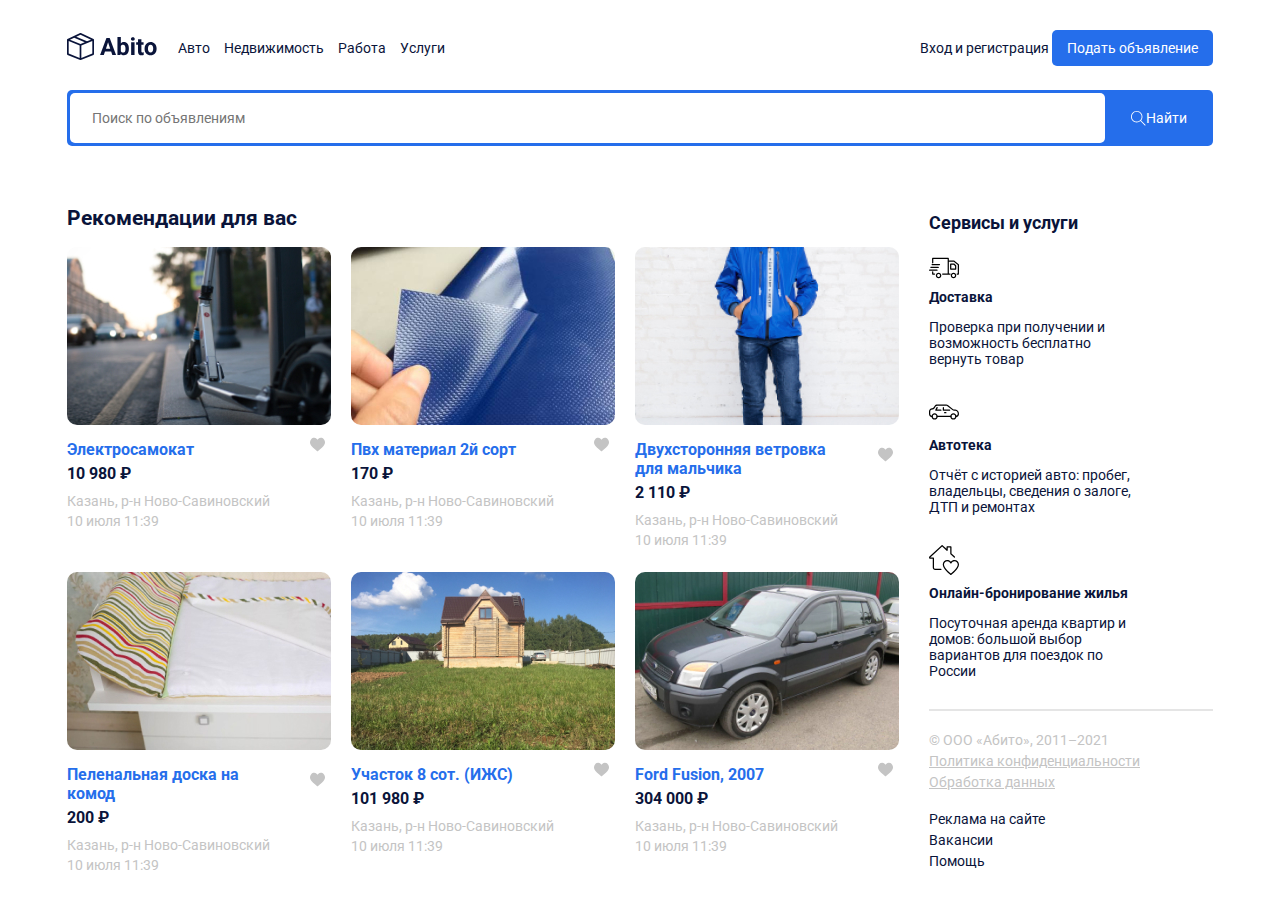
<file: index.html>
<!DOCTYPE html>
<html lang="en">

<head>
    <meta charset="UTF-8">
    <meta http-equiv="X-UA-Compatible" content="IE=edge">
    <meta name="viewport" content="width=device-width, initial-scale=1.0">
    <title>Abito - доска объявлений</title>
    <link rel="preconnect" href="https://fonts.googleapis.com">
    <link rel="preconnect" href="https://fonts.gstatic.com" crossorigin>
    <link href="https://fonts.googleapis.com/css2?family=Roboto:wght@400;700&display=swap" rel="stylesheet">
    <link rel="stylesheet" href="css/normalize.css">
    <link rel="stylesheet" href="css/style.css">
</head>

<body>
    <!-- Шапка сайта -->
    <header class="header container">
        <div class="navbar">
            <a href="/index.html" class="logo">
                <img src="img/logo.svg" alt="logo: Abito" class="logo-image">
            </a>
            <!-- Навигация -->
            <div class="navbar-panel">
                <button class="close-menu">
                    <svg width="30" height="30" viewBox="0 0 30 30" fill="none" xmlns="http://www.w3.org/2000/svg">
                        <path d="M1 1.5L14.75 15.25L28.5 29M28.5 1.5L1 29" stroke="black" stroke-width="2" />
                    </svg>
                </button>
                <nav class="navbar-menu">
                    <ul class="menu">
                        <li class="menu-item">
                            <a href="#" class="menu-link">Авто</a>
                        </li>
                        <li class="menu-item">
                            <a href="#" class="menu-link">Недвижимость</a>
                        </li>
                        <li class="menu-item">
                            <a href="#" class="menu-link">Работа</a>
                        </li>
                        <li class="menu-item">
                            <a href="#" class="menu-link">Услуги</a>
                        </li>
                    </ul>
                </nav>
                <!-- Кнопки -->
                <div class="button-group">
                    <a href="#" class="button button-link">Вход и регистрация</a>
                    <a href="#" class="button button-primary">Подать объявление</a>
                </div>
            </div>

            <button class="menu-button">
                <svg width="30" height="30" viewBox="0 0 30 30" fill="none" xmlns="http://www.w3.org/2000/svg">
                    <path
                        d="M0.937476 9.37501H29.0624C29.58 9.37501 29.9999 8.95498 29.9999 8.43754C29.9999 7.92002 29.5799 7.50006 29.0624 7.50006H0.937476C0.419955 7.50006 0 7.92009 0 8.43754C0 8.95498 0.420033 9.37501 0.937476 9.37501Z"
                        fill="black" />
                    <path
                        d="M29.0624 14.0626H0.937476C0.419955 14.0626 0 14.4826 0 15C0 15.5175 0.420033 15.9375 0.937476 15.9375H29.0624C29.58 15.9375 29.9999 15.5175 29.9999 15C29.9999 14.4826 29.58 14.0626 29.0624 14.0626Z"
                        fill="black" />
                    <path
                        d="M29.0625 20.625H10.3125C9.79495 20.625 9.375 21.0451 9.375 21.5625C9.375 22.08 9.79503 22.5 10.3125 22.5H29.0625C29.58 22.5 29.9999 22.0799 29.9999 21.5625C30 21.045 29.58 20.625 29.0625 20.625Z"
                        fill="black" />
                </svg>

            </button>
        </div>
        <!-- Строка поиска -->
        <div class="search-panel">
            <input type="search" class="search-input" placeholder="Поиск по объявлениям">
            <button class="search-button">
                <svg class="search-icon" width="15" height="15" viewBox="0 0 15 15" fill="none" xmlns="http://www.w3.org/2000/svg">
                    <g clip-path="url(#clip0)">
                        <path
                            d="M14.6506 14.0012L10.0862 9.43675C10.9465 8.43352 11.4706 7.13293 11.4706 5.71058C11.4706 2.54822 8.89765 -0.0247192 5.7353 -0.0247192C4.20353 -0.0247192 2.76265 0.571751 1.67824 1.6544C0.595589 2.73793 -0.000881376 4.17881 9.77541e-07 5.71058C9.77541e-07 8.87293 2.57294 11.4459 5.7353 11.4459C7.15765 11.4459 8.45912 10.9218 9.46235 10.0615L14.0268 14.6259L14.6506 14.0012ZM5.7353 10.5635C3.06 10.5635 0.882354 8.38675 0.882354 5.71058C0.881472 4.41352 1.38618 3.19499 2.30294 2.2791C3.21882 1.36234 4.43824 0.857634 5.7353 0.857634C8.41059 0.857634 10.5882 3.0344 10.5882 5.71058C10.5882 8.38587 8.41059 10.5635 5.7353 10.5635Z"
                            fill="white" />
                    </g>
                    <defs>
                        <clipPath id="clip0">
                            <rect width="15" height="15" fill="white" />
                        </clipPath>
                    </defs>
                </svg>
                <span class="search-button-text">Найти</span>
            </button>
        </div>

    </header>

    <!-- Основной контент -->
    <div class="page-content container">
        <!-- Блок с объявлениями -->
        <main class="main">
            <h2 class="page-title">Рекомендации для вас</h2>
            <div class="cards">
                <!-- Карточки -->
                <div class="card">
                    <a href="single.html" class="card-link">
                        <img src="img/card-image-1.jpg" alt="photo" class="card-image">
                    </a>
                    <div class="card-header">
                        <a href="single.html" class="card-link">
                        <h3 class="card-title">Электросамокат</h3>
                        </a>
                        <button class="like">
                            <svg class="icon-like" width="15" height="15" viewBox="0 0 15 15" fill="none" xmlns="http://www.w3.org/2000/svg">
                                <g clip-path="url(#clip0)">
                                    <path
                                        d="M13.81 2.12631C13.0336 1.28414 11.9681 0.820312 10.8097 0.820312C9.94389 0.820312 9.15092 1.09406 8.45284 1.63387C8.10059 1.90636 7.78141 2.23972 7.5 2.62882C7.2187 2.23984 6.89941 1.90636 6.54705 1.63387C5.84908 1.09406 5.05611 0.820312 4.19025 0.820312C3.03188 0.820312 1.96632 1.28414 1.18984 2.12631C0.42263 2.95864 0 4.09573 0 5.32825C0 6.59683 0.472755 7.75806 1.48773 8.98281C2.39571 10.0784 3.70068 11.1905 5.21187 12.4783C5.72788 12.9181 6.31279 13.4166 6.92013 13.9476C7.08057 14.0881 7.28645 14.1655 7.5 14.1655C7.71343 14.1655 7.91943 14.0881 8.07964 13.9478C8.68698 13.4167 9.27223 12.918 9.78848 12.478C11.2994 11.1904 12.6044 10.0784 13.5124 8.9827C14.5274 7.75806 15 6.59683 15 5.32814C15 4.09573 14.5774 2.95864 13.81 2.12631Z" />
                                </g>
                                <defs>
                                    <clipPath id="clip0">
                                        <rect width="15" height="15" fill="white" />
                                    </clipPath>
                                </defs>
                            </svg>
                        </button>
                    </div>
                    <!-- Price -->
                    <strong class="card-price">10 980 ₽</strong>
                    <p class="card-text">Казань, р-н Ново-Савиновский</p>
                    <p class="card-text">10 июля 11:39</p>
                </div>
                <div class="card">
                    <a href="single.html" class="card-link">
                        <img src="img/card-image-2.jpg" alt="photo" class="card-image">
                    </a>
                    <div class="card-header">
                        <a href="single.html" class="card-link">
                            <h3 class="card-title">Пвх материал 2й сорт</h3>
                        </a>
                        <button class="like">
                            <svg class="icon-like" width="15" height="15" viewBox="0 0 15 15" fill="none" xmlns="http://www.w3.org/2000/svg">
                                <g clip-path="url(#clip0)">
                                    <path
                                        d="M13.81 2.12631C13.0336 1.28414 11.9681 0.820312 10.8097 0.820312C9.94389 0.820312 9.15092 1.09406 8.45284 1.63387C8.10059 1.90636 7.78141 2.23972 7.5 2.62882C7.2187 2.23984 6.89941 1.90636 6.54705 1.63387C5.84908 1.09406 5.05611 0.820312 4.19025 0.820312C3.03188 0.820312 1.96632 1.28414 1.18984 2.12631C0.42263 2.95864 0 4.09573 0 5.32825C0 6.59683 0.472755 7.75806 1.48773 8.98281C2.39571 10.0784 3.70068 11.1905 5.21187 12.4783C5.72788 12.9181 6.31279 13.4166 6.92013 13.9476C7.08057 14.0881 7.28645 14.1655 7.5 14.1655C7.71343 14.1655 7.91943 14.0881 8.07964 13.9478C8.68698 13.4167 9.27223 12.918 9.78848 12.478C11.2994 11.1904 12.6044 10.0784 13.5124 8.9827C14.5274 7.75806 15 6.59683 15 5.32814C15 4.09573 14.5774 2.95864 13.81 2.12631Z" />
                                </g>
                                <defs>
                                    <clipPath id="clip0">
                                        <rect width="15" height="15" fill="white" />
                                    </clipPath>
                                </defs>
                            </svg>
                        </button>
                    </div>
                    <!-- Price -->
                    <strong class="card-price">170 ₽</strong>
                    <p class="card-text">Казань, р-н Ново-Савиновский</p>
                    <p class="card-text">10 июля 11:39</p>
                </div>
                <div class="card">
                    <a href="single.html" class="card-link">
                        <img src="img/card-image-3.jpg" alt="photo" class="card-image">
                    </a>
                    <div class="card-header">
                        <a href="single.html" class="card-link">
                            <h3 class="card-title">Двухсторонняя ветровка для мальчика</h3>
                        </a>
                        <button class="like">
                            <svg class="icon-like" width="15" height="15" viewBox="0 0 15 15" fill="none" xmlns="http://www.w3.org/2000/svg">
                                <g clip-path="url(#clip0)">
                                    <path
                                        d="M13.81 2.12631C13.0336 1.28414 11.9681 0.820312 10.8097 0.820312C9.94389 0.820312 9.15092 1.09406 8.45284 1.63387C8.10059 1.90636 7.78141 2.23972 7.5 2.62882C7.2187 2.23984 6.89941 1.90636 6.54705 1.63387C5.84908 1.09406 5.05611 0.820312 4.19025 0.820312C3.03188 0.820312 1.96632 1.28414 1.18984 2.12631C0.42263 2.95864 0 4.09573 0 5.32825C0 6.59683 0.472755 7.75806 1.48773 8.98281C2.39571 10.0784 3.70068 11.1905 5.21187 12.4783C5.72788 12.9181 6.31279 13.4166 6.92013 13.9476C7.08057 14.0881 7.28645 14.1655 7.5 14.1655C7.71343 14.1655 7.91943 14.0881 8.07964 13.9478C8.68698 13.4167 9.27223 12.918 9.78848 12.478C11.2994 11.1904 12.6044 10.0784 13.5124 8.9827C14.5274 7.75806 15 6.59683 15 5.32814C15 4.09573 14.5774 2.95864 13.81 2.12631Z" />
                                </g>
                                <defs>
                                    <clipPath id="clip0">
                                        <rect width="15" height="15" fill="white" />
                                    </clipPath>
                                </defs>
                            </svg>
                        </button>
                    </div>
                    <!-- Price -->
                    <strong class="card-price">2 110 ₽</strong>
                    <p class="card-text">Казань, р-н Ново-Савиновский</p>
                    <p class="card-text">10 июля 11:39</p>
                </div>
                <div class="card">
                    <a href="single.html" class="card-link">
                        <img src="img/card-image-4.jpg" alt="photo" class="card-image">
                    </a>
                    <div class="card-header">
                        <a href="single.html" class="card-link">
                            <h3 class="card-title">Пеленальная доска на комод</h3>
                        </a>
                        <button class="like">
                            <svg class="icon-like" width="15" height="15" viewBox="0 0 15 15" fill="none" xmlns="http://www.w3.org/2000/svg">
                                <g clip-path="url(#clip0)">
                                    <path
                                        d="M13.81 2.12631C13.0336 1.28414 11.9681 0.820312 10.8097 0.820312C9.94389 0.820312 9.15092 1.09406 8.45284 1.63387C8.10059 1.90636 7.78141 2.23972 7.5 2.62882C7.2187 2.23984 6.89941 1.90636 6.54705 1.63387C5.84908 1.09406 5.05611 0.820312 4.19025 0.820312C3.03188 0.820312 1.96632 1.28414 1.18984 2.12631C0.42263 2.95864 0 4.09573 0 5.32825C0 6.59683 0.472755 7.75806 1.48773 8.98281C2.39571 10.0784 3.70068 11.1905 5.21187 12.4783C5.72788 12.9181 6.31279 13.4166 6.92013 13.9476C7.08057 14.0881 7.28645 14.1655 7.5 14.1655C7.71343 14.1655 7.91943 14.0881 8.07964 13.9478C8.68698 13.4167 9.27223 12.918 9.78848 12.478C11.2994 11.1904 12.6044 10.0784 13.5124 8.9827C14.5274 7.75806 15 6.59683 15 5.32814C15 4.09573 14.5774 2.95864 13.81 2.12631Z" />
                                </g>
                                <defs>
                                    <clipPath id="clip0">
                                        <rect width="15" height="15" fill="white" />
                                    </clipPath>
                                </defs>
                            </svg>
                        </button>
                    </div>
                    <!-- Price -->
                    <strong class="card-price">200 ₽</strong>
                    <p class="card-text">Казань, р-н Ново-Савиновский</p>
                    <p class="card-text">10 июля 11:39</p>
                </div>
                <!-- next card -->
                <div class="card">
                    <a href="single.html" class="card-link">
                        <img src="img/card-image-5.jpg" alt="photo" class="card-image">
                    </a>
                    <div class="card-header">
                        <a href="single.html" class="card-link">
                            <h3 class="card-title">Участок 8 сот. (ИЖС)</h3>
                        </a>
                        <button class="like">
                            <svg class="icon-like" width="15" height="15" viewBox="0 0 15 15" fill="none" xmlns="http://www.w3.org/2000/svg">
                                <g clip-path="url(#clip0)">
                                    <path
                                        d="M13.81 2.12631C13.0336 1.28414 11.9681 0.820312 10.8097 0.820312C9.94389 0.820312 9.15092 1.09406 8.45284 1.63387C8.10059 1.90636 7.78141 2.23972 7.5 2.62882C7.2187 2.23984 6.89941 1.90636 6.54705 1.63387C5.84908 1.09406 5.05611 0.820312 4.19025 0.820312C3.03188 0.820312 1.96632 1.28414 1.18984 2.12631C0.42263 2.95864 0 4.09573 0 5.32825C0 6.59683 0.472755 7.75806 1.48773 8.98281C2.39571 10.0784 3.70068 11.1905 5.21187 12.4783C5.72788 12.9181 6.31279 13.4166 6.92013 13.9476C7.08057 14.0881 7.28645 14.1655 7.5 14.1655C7.71343 14.1655 7.91943 14.0881 8.07964 13.9478C8.68698 13.4167 9.27223 12.918 9.78848 12.478C11.2994 11.1904 12.6044 10.0784 13.5124 8.9827C14.5274 7.75806 15 6.59683 15 5.32814C15 4.09573 14.5774 2.95864 13.81 2.12631Z" />
                                </g>
                                <defs>
                                    <clipPath id="clip0">
                                        <rect width="15" height="15" fill="white" />
                                    </clipPath>
                                </defs>
                            </svg>
                        </button>
                    </div>
                    <!-- Price -->
                    <strong class="card-price">101 980 ₽</strong>
                    <p class="card-text">Казань, р-н Ново-Савиновский</p>
                    <p class="card-text">10 июля 11:39</p>
                </div>
                <!-- next card -->
                <div class="card">
                    <a href="single.html" class="card-link">
                        <img src="img/card-image-6.jpg" alt="photo" class="card-image">
                    </a>
                    <div class="card-header">
                        <a href="single.html" class="card-link">
                            <h3 class="card-title">Ford Fusion, 2007</h3>
                        </a>
                        <button class="like">
                            <svg class="icon-like" width="15" height="15" viewBox="0 0 15 15" fill="none" xmlns="http://www.w3.org/2000/svg">
                                <g clip-path="url(#clip0)">
                                    <path
                                        d="M13.81 2.12631C13.0336 1.28414 11.9681 0.820312 10.8097 0.820312C9.94389 0.820312 9.15092 1.09406 8.45284 1.63387C8.10059 1.90636 7.78141 2.23972 7.5 2.62882C7.2187 2.23984 6.89941 1.90636 6.54705 1.63387C5.84908 1.09406 5.05611 0.820312 4.19025 0.820312C3.03188 0.820312 1.96632 1.28414 1.18984 2.12631C0.42263 2.95864 0 4.09573 0 5.32825C0 6.59683 0.472755 7.75806 1.48773 8.98281C2.39571 10.0784 3.70068 11.1905 5.21187 12.4783C5.72788 12.9181 6.31279 13.4166 6.92013 13.9476C7.08057 14.0881 7.28645 14.1655 7.5 14.1655C7.71343 14.1655 7.91943 14.0881 8.07964 13.9478C8.68698 13.4167 9.27223 12.918 9.78848 12.478C11.2994 11.1904 12.6044 10.0784 13.5124 8.9827C14.5274 7.75806 15 6.59683 15 5.32814C15 4.09573 14.5774 2.95864 13.81 2.12631Z"/>
                                </g>
                                <defs>
                                    <clipPath id="clip0">
                                        <rect width="15" height="15" fill="white" />
                                    </clipPath>
                                </defs>
                            </svg>
                        </button>
                    </div>
                    <!-- Price -->
                    <strong class="card-price">304 000 ₽</strong>
                    <p class="card-text">Казань, р-н Ново-Савиновский</p>
                    <p class="card-text">10 июля 11:39</p>
                </div>
            </div>

        </main>

        <!-- Сайдбар -->
        <aside class="sidebar">
            <h4 class="page-title">Сервисы и услуги</h4>
            <div class="service">
                <img src="img/shiping.svg" alt="shiping" class="service-image">
                <h5 class="service-title">Доставка</h5>
                <p class="service-text">Проверка при получении и возможность бесплатно вернуть товар</p>
            </div>
            <div class="service">
                <img src="img/avtoteka.svg" alt="avtoteka" class="service-image">
                <h5 class="service-title">Автотека</h5>
                <p class="service-text">Отчёт с историей авто: пробег, владельцы, сведения о залоге, ДТП и ремонтах</p>
            </div>
            <div class="service">
                <img src="img/hause.svg" alt="hotel" class="service-image">
                <h5 class="service-title">Онлайн-бронирование жилья</h5>
                <p class="service-text">Посуточная аренда квартир и домов: большой выбор вариантов для поездок по России</p>
            </div>

            <hr color="#E5E5E5">

            <footer class="footer">
                <p class="footer-text">© ООО «Абито», 2011–2021</p>
                <!-- Обработка данных -->
                <ul class="footer-menu">
                    <li class="footer-menu-item">
                        <a href="#" class="footer-text">Политика конфиденциальности</a>
                        
                    </li>
                    <li class="footer-menu-item">
                        <a href="#" class="footer-text">Обработка данных</a>
                    </li>
                </ul>
                <!-- Ссылки подвала -->
                <ul class="footer-menu">
                    <li class="footer-menu-item">
                        <a href="#" class="footer-link">Реклама на сайте</a>
                
                    </li>
                    <li class="footer-menu-item">
                        <a href="#" class="footer-link">Вакансии</a>
                    </li>
                    <li class="footer-menu-item">
                        <a href="#" class="footer-link">Помощь</a>
                    </li>
                </ul>
            </footer>
        </aside>

    </div>
    <script src="https://unpkg.com/swiper/swiper-bundle.min.js"></script>
    <script src="js/main.js"></script>
</body>

</html>
</file>
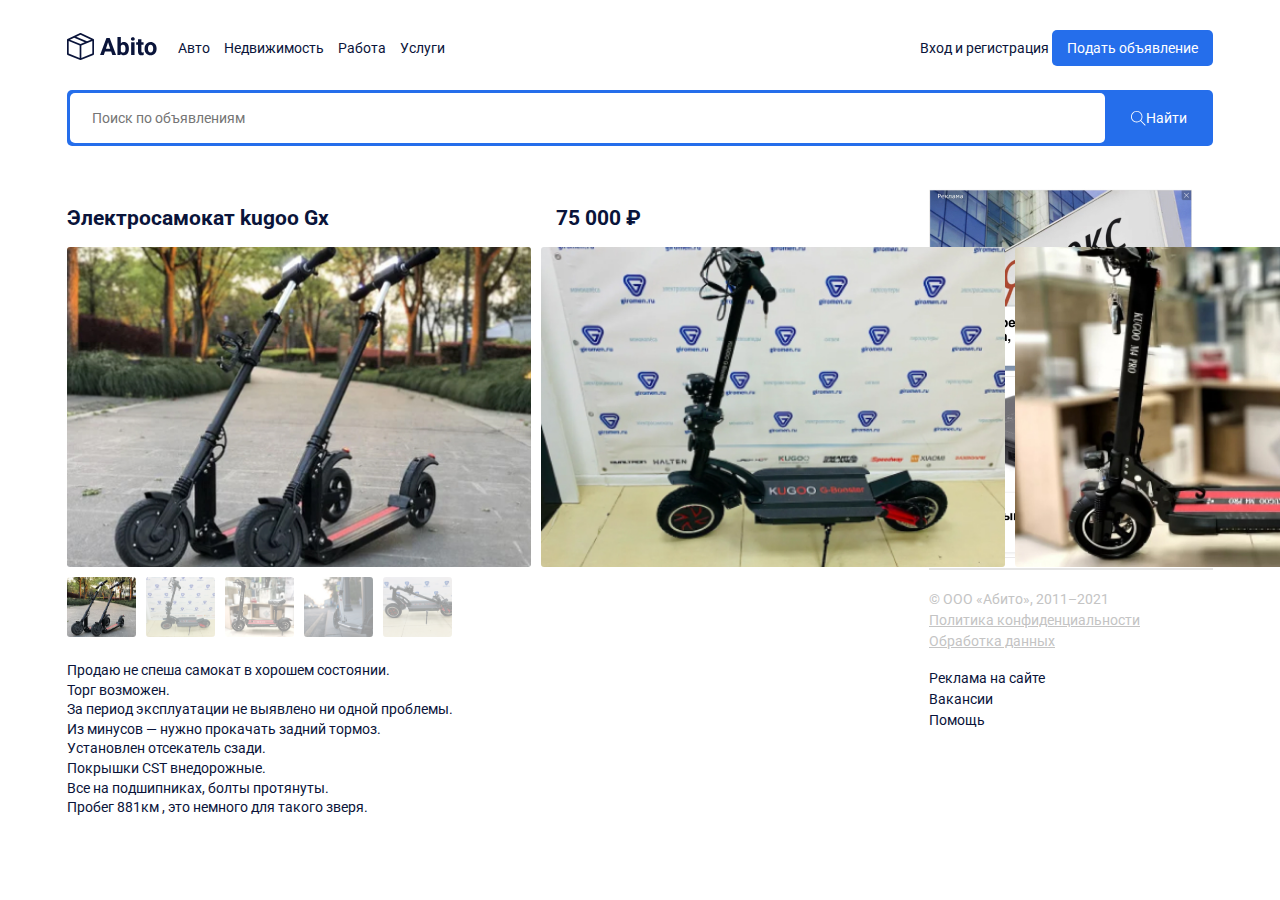
<file: single.html>
<!DOCTYPE html>
<html lang="en">

<head>
    <meta charset="UTF-8">
    <meta http-equiv="X-UA-Compatible" content="IE=edge">
    <meta name="viewport" content="width=device-width, initial-scale=1.0">
    <title>Abito - Страница объявления</title>
    <link rel="preconnect" href="https://fonts.googleapis.com">
    <link rel="preconnect" href="https://fonts.gstatic.com" crossorigin>
    <link href="https://fonts.googleapis.com/css2?family=Roboto:wght@400;700&display=swap" rel="stylesheet">
    <link rel="stylesheet" href="css/normalize.css">
    <link rel="stylesheet" href="https://unpkg.com/swiper/swiper-bundle.min.css" />
    <link rel="stylesheet" href="css/style.css">
</head>

<body>
    <!-- Шапка сайта -->
    <header class="header container">
        <div class="navbar">
            <a href="/index.html" class="logo">
                <img src="img/logo.svg" alt="logo: Abito" class="logo-image">
            </a>
            <!-- Навигация -->
            <nav class="navbar-menu">
                <ul class="menu">
                    <li class="menu-item">
                        <a href="#" class="menu-link">Авто</a>
                    </li>
                    <li class="menu-item">
                        <a href="#" class="menu-link">Недвижимость</a>
                    </li>
                    <li class="menu-item">
                        <a href="#" class="menu-link">Работа</a>
                    </li>
                    <li class="menu-item">
                        <a href="#" class="menu-link">Услуги</a>
                    </li>
                </ul>
            </nav>
            <!-- Кнопки -->
            <div class="button-group">
                <a href="#" class="button button-link">Вход и регистрация</a>
                <a href="#" class="button button-primary">Подать объявление</a>
            </div>
        </div>
        <!-- Строка поиска -->
        <div class="search-panel">
            <input type="search" class="search-input" placeholder="Поиск по объявлениям">
            <button class="search-button">
                <svg class="search-icon" width="15" height="15" viewBox="0 0 15 15" fill="none" xmlns="http://www.w3.org/2000/svg">
                    <g clip-path="url(#clip0)">
                        <path
                            d="M14.6506 14.0012L10.0862 9.43675C10.9465 8.43352 11.4706 7.13293 11.4706 5.71058C11.4706 2.54822 8.89765 -0.0247192 5.7353 -0.0247192C4.20353 -0.0247192 2.76265 0.571751 1.67824 1.6544C0.595589 2.73793 -0.000881376 4.17881 9.77541e-07 5.71058C9.77541e-07 8.87293 2.57294 11.4459 5.7353 11.4459C7.15765 11.4459 8.45912 10.9218 9.46235 10.0615L14.0268 14.6259L14.6506 14.0012ZM5.7353 10.5635C3.06 10.5635 0.882354 8.38675 0.882354 5.71058C0.881472 4.41352 1.38618 3.19499 2.30294 2.2791C3.21882 1.36234 4.43824 0.857634 5.7353 0.857634C8.41059 0.857634 10.5882 3.0344 10.5882 5.71058C10.5882 8.38587 8.41059 10.5635 5.7353 10.5635Z"
                            fill="white" />
                    </g>
                    <defs>
                        <clipPath id="clip0">
                            <rect width="15" height="15" fill="white" />
                        </clipPath>
                    </defs>
                </svg>
                <span class="search-button-text">Найти</span>
            </button>
        </div>

    </header>

    <!-- Основной контент -->
    <div class="page-content container">
        <!-- Блок с объявлениями -->
        <main class="main main-single">
            <!-- Content -->
            <div class="content">
                <h2 class="page-title">Электросамокат kugoo Gx</h2>
                <!-- Slider main container -->
                <div class="swiper-container">
                    <!-- Слайды -->
                    <div style="--swiper-navigation-color: #fff; --swiper-pagination-color: #fff" class="swiper-container mySwiper2">
                        <div class="swiper-wrapper">
                            <div class="swiper-slide">
                                <img src="img/image-post 1.jpg" alt="image">
                            </div>
                            <div class="swiper-slide">
                                <img src="img/image-post-2.jpg" alt="image">
                            </div>
                            <div class="swiper-slide">
                                <img src="img/image-post-3.jpg" alt="image">
                            </div>
                            <div class="swiper-slide">
                                <img src="img/card-image-1.jpg" alt="image">
                            </div>
                            <div class="swiper-slide">
                                <img src="img/image-post-4.jpg" alt="image">
                            </div>
                            
                        </div>
                    </div>
                    <div thumbsSlider="" class="swiper-container mySwiper">
                        <div class="swiper-wrapper">
                            <div class="swiper-slide">
                                <img src="img/image-post 1.jpg" alt="image">
                            </div>
                            <div class="swiper-slide">
                                <img src="img/image-post-2.jpg" alt="image">
                            </div>
                            <div class="swiper-slide">
                                <img src="img/image-post-3.jpg" alt="image">
                            </div>
                            <div class="swiper-slide">
                                <img src="img/card-image-1.jpg" alt="image">
                            </div>
                            <div class="swiper-slide">
                                <img src="img/image-post-4.jpg" alt="image">
                            </div>
                        </div>
                    </div>
                </div>
                <!-- Text content -->
                <div class="content-text">
                    <p >
                        Продаю не спеша самокат в хорошем состоянии.
                        <br>Торг возможен.
                        <br>За период эксплуатации не выявлено ни одной проблемы.
                        <br>Из минусов — нужно прокачать задний тормоз.
                        <br>Установлен отсекатель сзади.
                        <br>Покрышки CST внедорожные.
                        <br>Все на подшипниках, болты протянуты.
                        <br>Пробег 881км , это немного для такого зверя.
                    </p>
                </div>
            </div>
            <!-- Author -->
            <div class="author">
                <h2 class="single-price">75 000 ₽</h2>
                <div class="author-wrapper">
                    <div class="author-info">
                        <span class="author-name">Мария Воробьёва</span>
                        <div class="rating">
                            <svg width="10" height="10" viewBox="0 0 10 10" fill="none" xmlns="http://www.w3.org/2000/svg">
                                <g clip-path="url(#clip0)">
                                    <path
                                        d="M9.97393 3.83595C9.90847 3.63346 9.72887 3.48965 9.51639 3.4705L6.63011 3.20842L5.4888 0.537072C5.40465 0.341297 5.21299 0.214569 5.00005 0.214569C4.78711 0.214569 4.59545 0.341297 4.5113 0.53753L3.36999 3.20842L0.483257 3.4705C0.271154 3.4901 0.0920116 3.63346 0.0261682 3.83595C-0.0396751 4.03844 0.0211327 4.26054 0.181583 4.40054L2.36326 6.31389L1.71994 9.14775C1.67286 9.35612 1.75374 9.5715 1.92662 9.69647C2.01955 9.76361 2.12827 9.79779 2.23791 9.79779C2.33244 9.79779 2.42621 9.77231 2.51036 9.72195L5.00005 8.23396L7.48882 9.72195C7.67094 9.83152 7.90052 9.82152 8.07302 9.69647C8.24598 9.57112 8.32678 9.35566 8.27971 9.14775L7.63638 6.31389L9.81806 4.40093C9.97851 4.26054 10.0398 4.03882 9.97393 3.83595Z"
                                        fill="#FFC107" />
                                </g>
                                <defs>
                                    <clipPath id="clip0">
                                        <rect width="10" height="10" fill="white" />
                                    </clipPath>
                                </defs>
                            </svg>
                            <svg width="10" height="10" viewBox="0 0 10 10" fill="none" xmlns="http://www.w3.org/2000/svg">
                                <g clip-path="url(#clip0)">
                                    <path
                                        d="M9.97393 3.83595C9.90847 3.63346 9.72887 3.48965 9.51639 3.4705L6.63011 3.20842L5.4888 0.537072C5.40465 0.341297 5.21299 0.214569 5.00005 0.214569C4.78711 0.214569 4.59545 0.341297 4.5113 0.53753L3.36999 3.20842L0.483257 3.4705C0.271154 3.4901 0.0920116 3.63346 0.0261682 3.83595C-0.0396751 4.03844 0.0211327 4.26054 0.181583 4.40054L2.36326 6.31389L1.71994 9.14775C1.67286 9.35612 1.75374 9.5715 1.92662 9.69647C2.01955 9.76361 2.12827 9.79779 2.23791 9.79779C2.33244 9.79779 2.42621 9.77231 2.51036 9.72195L5.00005 8.23396L7.48882 9.72195C7.67094 9.83152 7.90052 9.82152 8.07302 9.69647C8.24598 9.57112 8.32678 9.35566 8.27971 9.14775L7.63638 6.31389L9.81806 4.40093C9.97851 4.26054 10.0398 4.03882 9.97393 3.83595Z"
                                        fill="#FFC107" />
                                </g>
                                <defs>
                                    <clipPath id="clip0">
                                        <rect width="10" height="10" fill="white" />
                                    </clipPath>
                                </defs>
                            </svg>
                            <svg width="10" height="10" viewBox="0 0 10 10" fill="none" xmlns="http://www.w3.org/2000/svg">
                                <g clip-path="url(#clip0)">
                                    <path
                                        d="M9.97393 3.83595C9.90847 3.63346 9.72887 3.48965 9.51639 3.4705L6.63011 3.20842L5.4888 0.537072C5.40465 0.341297 5.21299 0.214569 5.00005 0.214569C4.78711 0.214569 4.59545 0.341297 4.5113 0.53753L3.36999 3.20842L0.483257 3.4705C0.271154 3.4901 0.0920116 3.63346 0.0261682 3.83595C-0.0396751 4.03844 0.0211327 4.26054 0.181583 4.40054L2.36326 6.31389L1.71994 9.14775C1.67286 9.35612 1.75374 9.5715 1.92662 9.69647C2.01955 9.76361 2.12827 9.79779 2.23791 9.79779C2.33244 9.79779 2.42621 9.77231 2.51036 9.72195L5.00005 8.23396L7.48882 9.72195C7.67094 9.83152 7.90052 9.82152 8.07302 9.69647C8.24598 9.57112 8.32678 9.35566 8.27971 9.14775L7.63638 6.31389L9.81806 4.40093C9.97851 4.26054 10.0398 4.03882 9.97393 3.83595Z"
                                        fill="#FFC107" />
                                </g>
                                <defs>
                                    <clipPath id="clip0">
                                        <rect width="10" height="10" fill="white" />
                                    </clipPath>
                                </defs>
                            </svg>
                            <svg width="10" height="10" viewBox="0 0 10 10" fill="none" xmlns="http://www.w3.org/2000/svg">
                                <g clip-path="url(#clip0)">
                                    <path
                                        d="M9.97393 3.83595C9.90847 3.63346 9.72887 3.48965 9.51639 3.4705L6.63011 3.20842L5.4888 0.537072C5.40465 0.341297 5.21299 0.214569 5.00005 0.214569C4.78711 0.214569 4.59545 0.341297 4.5113 0.53753L3.36999 3.20842L0.483257 3.4705C0.271154 3.4901 0.0920116 3.63346 0.0261682 3.83595C-0.0396751 4.03844 0.0211327 4.26054 0.181583 4.40054L2.36326 6.31389L1.71994 9.14775C1.67286 9.35612 1.75374 9.5715 1.92662 9.69647C2.01955 9.76361 2.12827 9.79779 2.23791 9.79779C2.33244 9.79779 2.42621 9.77231 2.51036 9.72195L5.00005 8.23396L7.48882 9.72195C7.67094 9.83152 7.90052 9.82152 8.07302 9.69647C8.24598 9.57112 8.32678 9.35566 8.27971 9.14775L7.63638 6.31389L9.81806 4.40093C9.97851 4.26054 10.0398 4.03882 9.97393 3.83595Z"
                                        fill="#FFC107" />
                                </g>
                                <defs>
                                    <clipPath id="clip0">
                                        <rect width="10" height="10" fill="white" />
                                    </clipPath>
                                </defs>
                            </svg>
                            <svg width="10" height="10" viewBox="0 0 10 10" fill="none" xmlns="http://www.w3.org/2000/svg">
                                <g clip-path="url(#clip0)">
                                    <path
                                        d="M9.97393 3.83595C9.90847 3.63346 9.72887 3.48965 9.51639 3.4705L6.63011 3.20842L5.4888 0.537072C5.40465 0.341297 5.21299 0.214569 5.00005 0.214569C4.78711 0.214569 4.59545 0.341297 4.5113 0.53753L3.36999 3.20842L0.483257 3.4705C0.271154 3.4901 0.0920116 3.63346 0.0261682 3.83595C-0.0396751 4.03844 0.0211327 4.26054 0.181583 4.40054L2.36326 6.31389L1.71994 9.14775C1.67286 9.35612 1.75374 9.5715 1.92662 9.69647C2.01955 9.76361 2.12827 9.79779 2.23791 9.79779C2.33244 9.79779 2.42621 9.77231 2.51036 9.72195L5.00005 8.23396L7.48882 9.72195C7.67094 9.83152 7.90052 9.82152 8.07302 9.69647C8.24598 9.57112 8.32678 9.35566 8.27971 9.14775L7.63638 6.31389L9.81806 4.40093C9.97851 4.26054 10.0398 4.03882 9.97393 3.83595Z"
                                        fill="#FFC107" />
                                </g>
                                <defs>
                                    <clipPath id="clip0">
                                        <rect width="10" height="10" fill="white" />
                                    </clipPath>
                                </defs>
                            </svg>
                            <span class="rating-counter">10 отзывов</span>
                        </div>
                        <span class="author-status">Частное лицо</span>    
                    </div>
                    <img src="img/photo.jpg" alt="photo" class="author-avatar">
                </div>
                <div class="button-group">
                    <button class="button button-block button-primary">Показать телефон</button>
                    <button class="button button-block button-success">Написать сообщение</button>
                </div>
            </div>
        </main>

        <!-- Сайдбар -->
        <aside class="sidebar">
            <a href="#">
                <img src="img/banner.jpg" alt="">
            </a>
            <a href="#">
                <img src="img/banner-2.jpg" alt="">
            </a>
            <hr color="#E5E5E5">

            <footer class="footer">
                <p class="footer-text">© ООО «Абито», 2011–2021</p>
                <!-- Обработка данных -->
                <ul class="footer-menu">
                    <li class="footer-menu-item">
                        <a href="#" class="footer-text">Политика конфиденциальности</a>
                        
                    </li>
                    <li class="footer-menu-item">
                        <a href="#" class="footer-text">Обработка данных</a>
                    </li>
                </ul>
                <!-- Ссылки подвала -->
                <ul class="footer-menu">
                    <li class="footer-menu-item">
                        <a href="#" class="footer-link">Реклама на сайте</a>
                
                    </li>
                    <li class="footer-menu-item">
                        <a href="#" class="footer-link">Вакансии</a>
                    </li>
                    <li class="footer-menu-item">
                        <a href="#" class="footer-link">Помощь</a>
                    </li>
                </ul>
            </footer>
        </aside>
    </div>
    <script src="https://unpkg.com/swiper/swiper-bundle.min.js"></script>
    <script src="js/main.js"></script>
</body>
</html>
</file>
<file: css/style.css>
body {
  font-family: "Roboto", sans-serif;
  font-size: 14px;
  color: #0a143a; /* цвет текста */
}

.container {
  max-width: 1146px; /* максимальная ширина */
  margin: auto; /*автовыравнивание посередине*/
}

.header {
  padding-top: 30px;
  padding-bottom: 30px;
  margin-bottom: 12px;
}

.navbar {
  display: flex; /* делаем гибкий блок */
  align-items: center; /* выравниваем по горизонтали по центру */
  justify-content: space-between; /* разбросать элементы по краям */
  margin-bottom: 24px;
}

.navbar-panel {
  flex-grow: 1;
  display: flex;
  align-items: center;
}

.navbar-menu {
  margin-right: auto;
}

.menu {
  list-style: none; /* убираем маркеры в списке */
  margin: 0;
  padding: 0 0 0 21px;
  padding-right: 21px;
  display: flex;
}

/* для всех пунктов меню, кроме последнего */
.menu-item:not(:last-child) {
  margin-right: 14px;
}

.menu-link {
  text-decoration: none; /* отключаем подчеркивание ссылок */
  color: inherit; /* берем цвет текста от (body) */
}

/* Вход и регистрация \ Объявление */
.button {
  text-decoration: none;
  display: inline-block;
  cursor: pointer;
}

.button-link {
  color: inherit;
}

.button-primary {
  background: #256eeb; /* цвет кнопки */
  border-radius: 5px; /* скругление углов кнопки */
  color: #ffffff;
  padding: 10px 15px;
}

.search-panel {
  height: 50px;
  background: #256eeb;
  border-radius: 5px;
  display: flex;
  padding: 3px;
}

.search-input {
  flex-grow: 1; /* растягивается на всё свободное место */
  background: #ffffff;
  border-radius: 5px;
  border: none; /* убрать обводку поля ввода */
  padding-left: 22px;
}

.search-button {
  background: #256eeb;
  border: none;
  color: white;
  margin: 0 17px 0 20px;
  display: flex;
  align-items: center;
}

.search-button-text {
  margin-left: 5pxs;
}

.page-content {
  display: grid;
  grid-template-columns: 9fr 3fr;
  grid-column-gap: 10px;
}
.card-image {
  border-radius: 10px;
  width: 264px;
  height: 178px;
  object-fit: cover;
}

.cards {
  display: flex;
  flex-wrap: wrap; /* Если не помещаются, то переносятся */
}

.card {
  margin-bottom: 20px;
  margin-right: 20px;
}

.card-title {
  font-size: 16px;
  line-height: 19px;
  color: #256eeb;
  margin-top: 12px;
  margin-bottom: 5px;
}

.card-header {
  display: flex;
  justify-content: space-between;
  align-items: center;
  max-width: 264px;
}

.card-link {
  text-decoration: none;
}

.card-price {
  font-size: 16px;
  line-height: 19px;
  color: #0a143a;
  margin-bottom: 10px;
  display: block;
}

.like {
  background-color: white;
  border: none;
  cursor: pointer;
  margin-left: 15px;
}

.icon-like {
  fill: #c4c4c4;
}
.icon-like:hover {
  fill: red;
}

.card-text {
  font-size: 14px;
  line-height: 16px;
  color: #c4c4c4;
  margin-bottom: 4px;
  margin-top: 0;
}
.sidebar .page-title {
  font-size: 18px;
  line-height: 21px;
}

.service {
  margin-bottom: 30px;
}

.service-title {
  font-weight: bold;
  font-size: 14px;
  line-height: 16px;
  color: #0a143a;
  margin-top: 7px;
  margin-bottom: 5px;
}

.service-text {
  font-style: normal;
  font-weight: normal;
  font-size: 14px;
  line-height: 16px;
  color: #0a143a;
  max-width: 217px;
}

.footer-text {
  display: inline-block;
  font-size: 14px;
  line-height: 16px;
  color: #c4c4c4;
  margin-bottom: 5px;
}

.footer-menu {
  margin: 0;
  padding: 0;
  list-style: none;
  margin-bottom: 16px;
}

.footer-link {
  color: #0a143a;
  text-decoration: none;
  display: inline-block;
  margin-bottom: 5px;
}

.content {
  max-width: 464px;
  margin-right: 25px;
}

.swiper-container {
  width: 100%;
  height: 400px;
  margin-left: auto;
  margin-right: auto;
  object-fit: cover;
}

.swiper-slide {
  background-size: cover;
  background-position: center;
}

.mySwiper2 {
  height: 80%;
  width: 100%;
  border-radius: 10px;
}

.mySwiper {
  height: 20%;
  box-sizing: border-box;
  padding: 10px 0;
}

.mySwiper .swiper-slide {
  width: 25%;
  height: 100%;
  opacity: 0.4;
  border-radius: 10px;
}

.mySwiper .swiper-slide-thumb-active {
  opacity: 1;
}

.swiper-slide img {
  display: block;
  width: 100%;
  height: 100%;
  object-fit: cover;
  border-radius: 3px;
}

.content-text {
  font-style: normal;
  font-weight: normal;
  font-size: 14px;
  line-height: 140%;
  color: #0a143a;
}

.main-single {
  display: flex;
  align-items: flex-start;
}

.author {
  min-width: 264px;
}

.author-wrapper {
  display: flex;
  align-items: center;
  justify-content: space-between;
  margin: 25px 0 30px 0;
}

.author-avatar {
  width: 50px;
  height: 50px;
  object-fit: cover;
  border-radius: 25px;
}

.author-name {
  font-weight: bold;
  font-size: 14px;
  line-height: 16px;
  color: #0a143a;
  display: block;
  margin-bottom: 5px;
}

.rating-counter {
  margin: 0 0 5px 10px;
  color: #0a143a;
  opacity: 0.5;
}

.author-status {
  font-size: 12px;
  line-height: 14px;
  color: #0a143a;
}

.single-price {
  color: #0a143a;
}

.button-block {
  display: block;
  width: 100%;
  height: 54px;
  margin-bottom: 14px;
  border: none;
}

.button-success {
  color: white;
  background-color: #14b4be;
  border-radius: 5px;
}

.menu-button {
  background-color: white;
  color: black;
  border: none;
  cursor: pointer;
  display: none; /* Отключаю кнопку */
}
.close-menu {
  display: none;
}
@media (max-width: 1200px) {
  .container {
    max-width: 960px;
  }

  .card {
    width: 45%;
  }
  .card-image {
    width: 100%;
    height: 230px;
  }
}

@media (max-width: 992px) {
  .container {
    max-width: 740px;
  }

  .card-image {
    height: 150px;
  }
}

@media (max-width: 768px) {
  .container {
    max-width: 560px;
  }
  .card {
    width: 100%;
  }
  .page-content {
    grid-template-columns: 8fr 4fr;
  }
  .menu-button {
    display: block;
  }
  .close-menu {
    display: block;
    position: absolute;
    right: 30px;
    top: 30px;
    cursor: pointer;
    background-color: white;
    border: none;
    color: black;
  }
  .navbar-panel {
    position: fixed;
    right: 0;
    top: 0;
    width: 100%;
    height: 100%;
    background-color: white;
    z-index: 9;
    flex-direction: column;
    align-items: center;
    justify-content: center;
    transition: transform 0.2s, opacity;
    transform: translateX(100%); /* Уберем меню в сторону */
  }
  .is-open {
    transform: translateX(0%);
    opacity: 1;
  }
  .navbar-menu {
    margin-left: auto;
    margin-bottom: 20px;
  }
  .menu {
    flex-direction: column;
    align-items: center;
    justify-content: center;
  }
  .menu-item:not(:last-child) {
    margin-right: 0;
  }
  .menu-item {
    margin-bottom: 15px;
  }
  .button-group {
    display: flex;
    flex-direction: column;
    align-items: center;
  }
  .search-button-text {
    display: none;
  }
}

@media (max-width: 576px) {
  .container {
    max-width: 90%;
  }
  .page-content {
    grid-template-columns: 12fr;
  }
  .card-image {
    height: 230px;
  }
  .card {
    margin-right: 0;
  }
}
</file>
